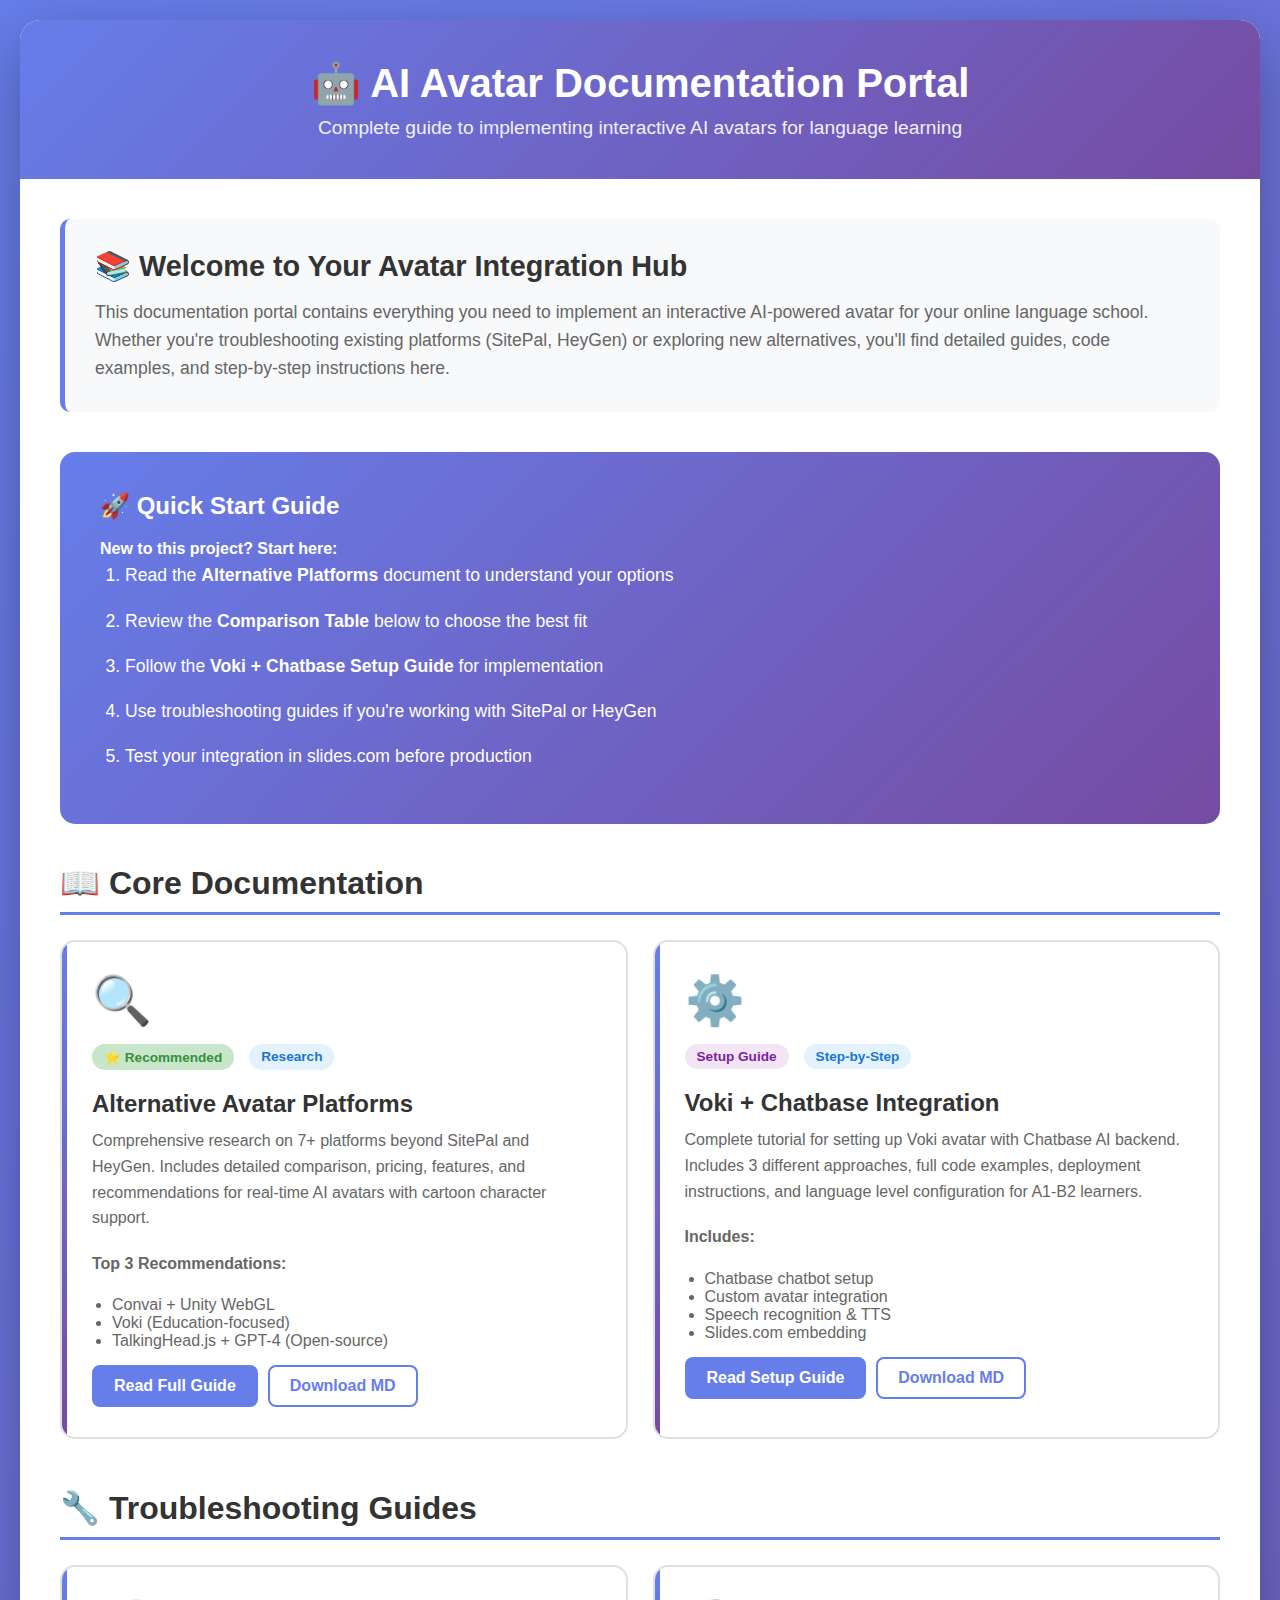
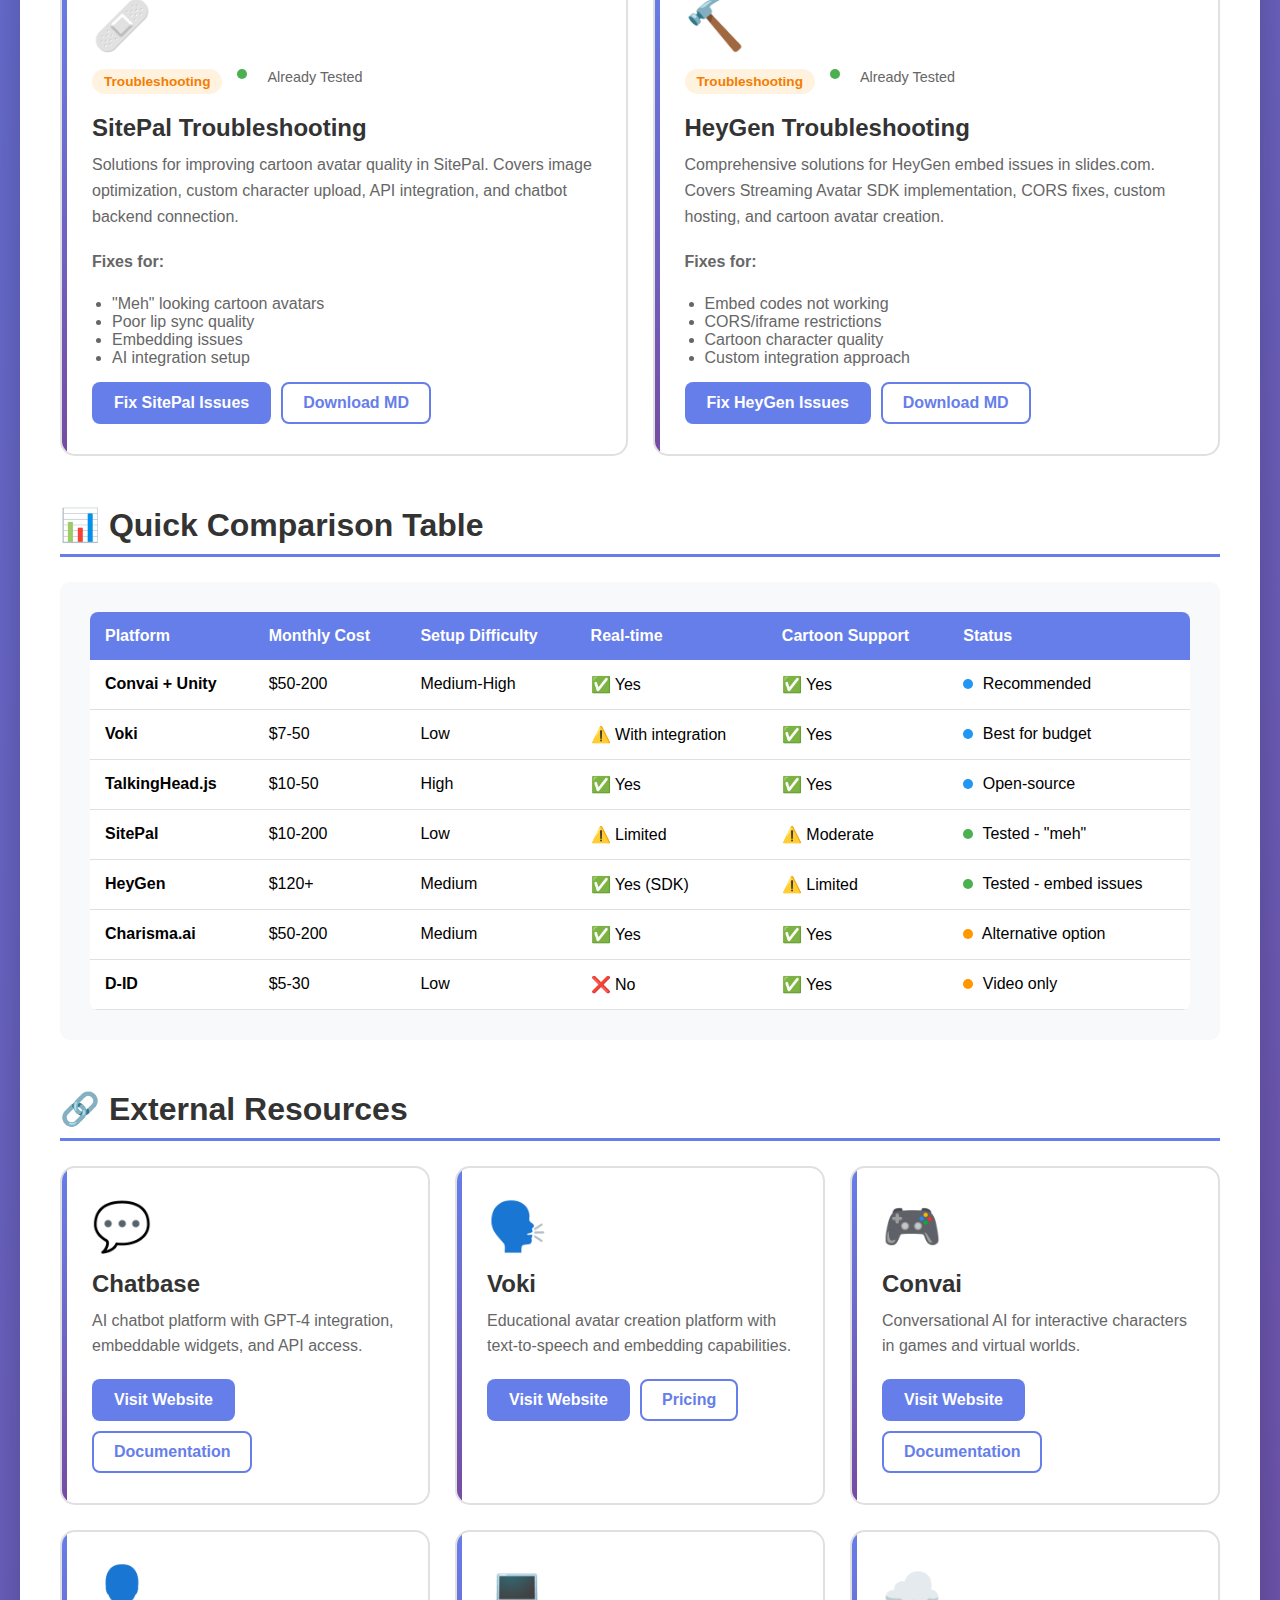
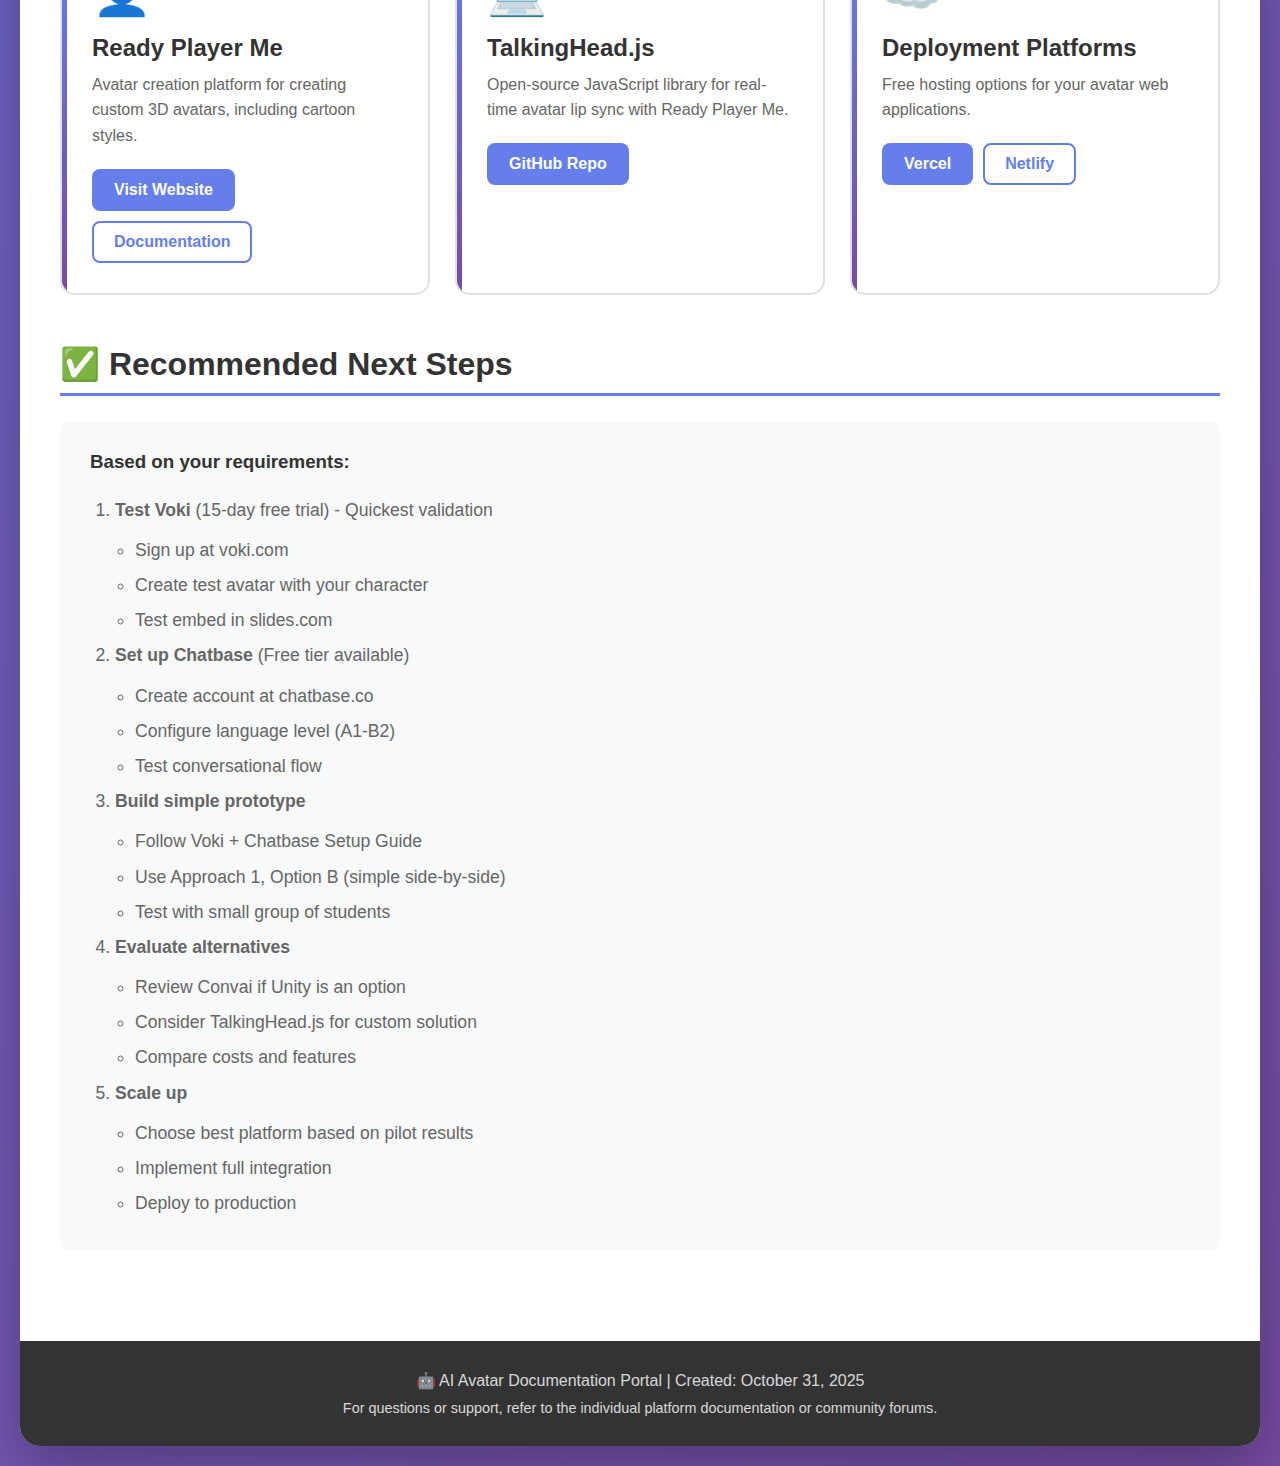
<file: index.html>
<!DOCTYPE html>
<html lang="en">
<head>
    <meta charset="UTF-8">
    <meta name="viewport" content="width=device-width, initial-scale=1.0">
    <title>AI Avatar Documentation Portal</title>
    <style>
        * {
            margin: 0;
            padding: 0;
            box-sizing: border-box;
        }

        body {
            font-family: -apple-system, BlinkMacSystemFont, 'Segoe UI', Roboto, Oxygen, Ubuntu, Cantarell, sans-serif;
            background: linear-gradient(135deg, #667eea 0%, #764ba2 100%);
            min-height: 100vh;
            padding: 20px;
        }

        .container {
            max-width: 1400px;
            margin: 0 auto;
            background: white;
            border-radius: 20px;
            box-shadow: 0 20px 60px rgba(0,0,0,0.3);
            overflow: hidden;
        }

        header {
            background: linear-gradient(135deg, #667eea 0%, #764ba2 100%);
            color: white;
            padding: 40px;
            text-align: center;
        }

        header h1 {
            font-size: 2.5em;
            margin-bottom: 10px;
            font-weight: 700;
        }

        header p {
            font-size: 1.2em;
            opacity: 0.9;
        }

        .content {
            padding: 40px;
        }

        .intro {
            background: #f8f9fa;
            padding: 30px;
            border-radius: 10px;
            margin-bottom: 40px;
            border-left: 5px solid #667eea;
        }

        .intro h2 {
            color: #333;
            margin-bottom: 15px;
            font-size: 1.8em;
        }

        .intro p {
            color: #666;
            line-height: 1.6;
            font-size: 1.1em;
        }

        .section {
            margin-bottom: 50px;
        }

        .section h2 {
            color: #333;
            font-size: 2em;
            margin-bottom: 25px;
            padding-bottom: 10px;
            border-bottom: 3px solid #667eea;
        }

        .cards {
            display: grid;
            grid-template-columns: repeat(auto-fit, minmax(350px, 1fr));
            gap: 25px;
            margin-top: 20px;
        }

        .card {
            background: white;
            border: 2px solid #e0e0e0;
            border-radius: 15px;
            padding: 30px;
            transition: all 0.3s ease;
            cursor: pointer;
            position: relative;
            overflow: hidden;
        }

        .card:hover {
            transform: translateY(-5px);
            box-shadow: 0 10px 30px rgba(102, 126, 234, 0.3);
            border-color: #667eea;
        }

        .card::before {
            content: '';
            position: absolute;
            top: 0;
            left: 0;
            width: 5px;
            height: 100%;
            background: linear-gradient(135deg, #667eea 0%, #764ba2 100%);
        }

        .card-icon {
            font-size: 3em;
            margin-bottom: 15px;
        }

        .card h3 {
            color: #333;
            font-size: 1.5em;
            margin-bottom: 10px;
        }

        .card p {
            color: #666;
            line-height: 1.6;
            margin-bottom: 20px;
        }

        .card-meta {
            display: flex;
            gap: 15px;
            flex-wrap: wrap;
            margin-bottom: 20px;
        }

        .badge {
            background: #e3f2fd;
            color: #1976d2;
            padding: 5px 12px;
            border-radius: 20px;
            font-size: 0.85em;
            font-weight: 600;
        }

        .badge.recommended {
            background: #c8e6c9;
            color: #388e3c;
        }

        .badge.troubleshooting {
            background: #fff3e0;
            color: #f57c00;
        }

        .badge.setup {
            background: #f3e5f5;
            color: #7b1fa2;
        }

        .links {
            display: flex;
            gap: 10px;
            flex-wrap: wrap;
        }

        .btn {
            display: inline-block;
            padding: 10px 20px;
            background: #667eea;
            color: white;
            text-decoration: none;
            border-radius: 8px;
            font-weight: 600;
            transition: all 0.3s ease;
            border: 2px solid transparent;
        }

        .btn:hover {
            background: #5568d3;
            transform: translateX(5px);
        }

        .btn-secondary {
            background: white;
            color: #667eea;
            border: 2px solid #667eea;
        }

        .btn-secondary:hover {
            background: #f8f9fa;
        }

        .quick-start {
            background: linear-gradient(135deg, #667eea 0%, #764ba2 100%);
            color: white;
            padding: 40px;
            border-radius: 15px;
            margin: 40px 0;
        }

        .quick-start h2 {
            color: white;
            border: none;
            margin-bottom: 20px;
        }

        .quick-start ol {
            margin-left: 25px;
            line-height: 2;
            font-size: 1.1em;
        }

        .quick-start li {
            margin-bottom: 10px;
        }

        .comparison-table {
            background: #f8f9fa;
            padding: 30px;
            border-radius: 10px;
            margin-top: 20px;
        }

        table {
            width: 100%;
            border-collapse: collapse;
            background: white;
            border-radius: 8px;
            overflow: hidden;
        }

        th {
            background: #667eea;
            color: white;
            padding: 15px;
            text-align: left;
            font-weight: 600;
        }

        td {
            padding: 15px;
            border-bottom: 1px solid #e0e0e0;
        }

        tr:hover {
            background: #f8f9fa;
        }

        footer {
            background: #333;
            color: white;
            text-align: center;
            padding: 30px;
        }

        footer p {
            opacity: 0.8;
        }

        .status-indicator {
            display: inline-block;
            width: 10px;
            height: 10px;
            border-radius: 50%;
            margin-right: 5px;
        }

        .status-tested {
            background: #4caf50;
        }

        .status-research {
            background: #ff9800;
        }

        .status-new {
            background: #2196f3;
        }

        @media (max-width: 768px) {
            header h1 {
                font-size: 1.8em;
            }

            .cards {
                grid-template-columns: 1fr;
            }

            .content {
                padding: 20px;
            }
        }
    </style>
</head>
<body>
    <div class="container">
        <header>
            <h1>🤖 AI Avatar Documentation Portal</h1>
            <p>Complete guide to implementing interactive AI avatars for language learning</p>
        </header>

        <div class="content">
            <div class="intro">
                <h2>📚 Welcome to Your Avatar Integration Hub</h2>
                <p>
                    This documentation portal contains everything you need to implement an interactive AI-powered
                    avatar for your online language school. Whether you're troubleshooting existing platforms
                    (SitePal, HeyGen) or exploring new alternatives, you'll find detailed guides, code examples,
                    and step-by-step instructions here.
                </p>
            </div>

            <div class="quick-start">
                <h2>🚀 Quick Start Guide</h2>
                <p><strong>New to this project? Start here:</strong></p>
                <ol>
                    <li>Read the <strong>Alternative Platforms</strong> document to understand your options</li>
                    <li>Review the <strong>Comparison Table</strong> below to choose the best fit</li>
                    <li>Follow the <strong>Voki + Chatbase Setup Guide</strong> for implementation</li>
                    <li>Use troubleshooting guides if you're working with SitePal or HeyGen</li>
                    <li>Test your integration in slides.com before production</li>
                </ol>
            </div>

            <!-- Main Documentation -->
            <div class="section">
                <h2>📖 Core Documentation</h2>
                <div class="cards">
                    <div class="card" onclick="window.location.href='Alternative_Avatar_Platforms.html'">
                        <div class="card-icon">🔍</div>
                        <div class="card-meta">
                            <span class="badge recommended">⭐ Recommended</span>
                            <span class="badge">Research</span>
                        </div>
                        <h3>Alternative Avatar Platforms</h3>
                        <p>
                            Comprehensive research on 7+ platforms beyond SitePal and HeyGen. Includes detailed
                            comparison, pricing, features, and recommendations for real-time AI avatars with
                            cartoon character support.
                        </p>
                        <p><strong>Top 3 Recommendations:</strong></p>
                        <ul style="margin-left: 20px; margin-bottom: 15px; color: #666;">
                            <li>Convai + Unity WebGL</li>
                            <li>Voki (Education-focused)</li>
                            <li>TalkingHead.js + GPT-4 (Open-source)</li>
                        </ul>
                        <div class="links">
                            <a href="Alternative_Avatar_Platforms.html" class="btn">Read Full Guide</a>
                            <a href="Alternative_Avatar_Platforms.md" class="btn btn-secondary" download>Download MD</a>
                        </div>
                    </div>

                    <div class="card" onclick="window.location.href='Voki_Chatbase_Setup_Guide.html'">
                        <div class="card-icon">⚙️</div>
                        <div class="card-meta">
                            <span class="badge setup">Setup Guide</span>
                            <span class="badge">Step-by-Step</span>
                        </div>
                        <h3>Voki + Chatbase Integration</h3>
                        <p>
                            Complete tutorial for setting up Voki avatar with Chatbase AI backend. Includes
                            3 different approaches, full code examples, deployment instructions, and language
                            level configuration for A1-B2 learners.
                        </p>
                        <p><strong>Includes:</strong></p>
                        <ul style="margin-left: 20px; margin-bottom: 15px; color: #666;">
                            <li>Chatbase chatbot setup</li>
                            <li>Custom avatar integration</li>
                            <li>Speech recognition & TTS</li>
                            <li>Slides.com embedding</li>
                        </ul>
                        <div class="links">
                            <a href="Voki_Chatbase_Setup_Guide.html" class="btn">Read Setup Guide</a>
                            <a href="Voki_Chatbase_Setup_Guide.md" class="btn btn-secondary" download>Download MD</a>
                        </div>
                    </div>
                </div>
            </div>

            <!-- Troubleshooting Guides -->
            <div class="section">
                <h2>🔧 Troubleshooting Guides</h2>
                <div class="cards">
                    <div class="card" onclick="window.location.href='SitePal_Troubleshooting_Guide.html'">
                        <div class="card-icon">🩹</div>
                        <div class="card-meta">
                            <span class="badge troubleshooting">Troubleshooting</span>
                            <span class="status-indicator status-tested"></span>
                            <span style="color: #666; font-size: 0.9em;">Already Tested</span>
                        </div>
                        <h3>SitePal Troubleshooting</h3>
                        <p>
                            Solutions for improving cartoon avatar quality in SitePal. Covers image optimization,
                            custom character upload, API integration, and chatbot backend connection.
                        </p>
                        <p><strong>Fixes for:</strong></p>
                        <ul style="margin-left: 20px; margin-bottom: 15px; color: #666;">
                            <li>"Meh" looking cartoon avatars</li>
                            <li>Poor lip sync quality</li>
                            <li>Embedding issues</li>
                            <li>AI integration setup</li>
                        </ul>
                        <div class="links">
                            <a href="SitePal_Troubleshooting_Guide.html" class="btn">Fix SitePal Issues</a>
                            <a href="SitePal_Troubleshooting_Guide.md" class="btn btn-secondary" download>Download MD</a>
                        </div>
                    </div>

                    <div class="card" onclick="window.location.href='HeyGen_Troubleshooting_Guide.html'">
                        <div class="card-icon">🔨</div>
                        <div class="card-meta">
                            <span class="badge troubleshooting">Troubleshooting</span>
                            <span class="status-indicator status-tested"></span>
                            <span style="color: #666; font-size: 0.9em;">Already Tested</span>
                        </div>
                        <h3>HeyGen Troubleshooting</h3>
                        <p>
                            Comprehensive solutions for HeyGen embed issues in slides.com. Covers Streaming Avatar
                            SDK implementation, CORS fixes, custom hosting, and cartoon avatar creation.
                        </p>
                        <p><strong>Fixes for:</strong></p>
                        <ul style="margin-left: 20px; margin-bottom: 15px; color: #666;">
                            <li>Embed codes not working</li>
                            <li>CORS/iframe restrictions</li>
                            <li>Cartoon character quality</li>
                            <li>Custom integration approach</li>
                        </ul>
                        <div class="links">
                            <a href="HeyGen_Troubleshooting_Guide.html" class="btn">Fix HeyGen Issues</a>
                            <a href="HeyGen_Troubleshooting_Guide.md" class="btn btn-secondary" download>Download MD</a>
                        </div>
                    </div>
                </div>
            </div>

            <!-- Quick Comparison -->
            <div class="section">
                <h2>📊 Quick Comparison Table</h2>
                <div class="comparison-table">
                    <table>
                        <thead>
                            <tr>
                                <th>Platform</th>
                                <th>Monthly Cost</th>
                                <th>Setup Difficulty</th>
                                <th>Real-time</th>
                                <th>Cartoon Support</th>
                                <th>Status</th>
                            </tr>
                        </thead>
                        <tbody>
                            <tr>
                                <td><strong>Convai + Unity</strong></td>
                                <td>$50-200</td>
                                <td>Medium-High</td>
                                <td>✅ Yes</td>
                                <td>✅ Yes</td>
                                <td><span class="status-indicator status-new"></span> Recommended</td>
                            </tr>
                            <tr>
                                <td><strong>Voki</strong></td>
                                <td>$7-50</td>
                                <td>Low</td>
                                <td>⚠️ With integration</td>
                                <td>✅ Yes</td>
                                <td><span class="status-indicator status-new"></span> Best for budget</td>
                            </tr>
                            <tr>
                                <td><strong>TalkingHead.js</strong></td>
                                <td>$10-50</td>
                                <td>High</td>
                                <td>✅ Yes</td>
                                <td>✅ Yes</td>
                                <td><span class="status-indicator status-new"></span> Open-source</td>
                            </tr>
                            <tr>
                                <td><strong>SitePal</strong></td>
                                <td>$10-200</td>
                                <td>Low</td>
                                <td>⚠️ Limited</td>
                                <td>⚠️ Moderate</td>
                                <td><span class="status-indicator status-tested"></span> Tested - "meh"</td>
                            </tr>
                            <tr>
                                <td><strong>HeyGen</strong></td>
                                <td>$120+</td>
                                <td>Medium</td>
                                <td>✅ Yes (SDK)</td>
                                <td>⚠️ Limited</td>
                                <td><span class="status-indicator status-tested"></span> Tested - embed issues</td>
                            </tr>
                            <tr>
                                <td><strong>Charisma.ai</strong></td>
                                <td>$50-200</td>
                                <td>Medium</td>
                                <td>✅ Yes</td>
                                <td>✅ Yes</td>
                                <td><span class="status-indicator status-research"></span> Alternative option</td>
                            </tr>
                            <tr>
                                <td><strong>D-ID</strong></td>
                                <td>$5-30</td>
                                <td>Low</td>
                                <td>❌ No</td>
                                <td>✅ Yes</td>
                                <td><span class="status-indicator status-research"></span> Video only</td>
                            </tr>
                        </tbody>
                    </table>
                </div>
            </div>

            <!-- Resources -->
            <div class="section">
                <h2>🔗 External Resources</h2>
                <div class="cards">
                    <div class="card">
                        <div class="card-icon">💬</div>
                        <h3>Chatbase</h3>
                        <p>AI chatbot platform with GPT-4 integration, embeddable widgets, and API access.</p>
                        <div class="links">
                            <a href="https://www.chatbase.co" target="_blank" class="btn">Visit Website</a>
                            <a href="https://docs.chatbase.co" target="_blank" class="btn btn-secondary">Documentation</a>
                        </div>
                    </div>

                    <div class="card">
                        <div class="card-icon">🗣️</div>
                        <h3>Voki</h3>
                        <p>Educational avatar creation platform with text-to-speech and embedding capabilities.</p>
                        <div class="links">
                            <a href="https://l-www.voki.com" target="_blank" class="btn">Visit Website</a>
                            <a href="https://l-www.voki.com/site/pricing" target="_blank" class="btn btn-secondary">Pricing</a>
                        </div>
                    </div>

                    <div class="card">
                        <div class="card-icon">🎮</div>
                        <h3>Convai</h3>
                        <p>Conversational AI for interactive characters in games and virtual worlds.</p>
                        <div class="links">
                            <a href="https://www.convai.com" target="_blank" class="btn">Visit Website</a>
                            <a href="https://docs.convai.com" target="_blank" class="btn btn-secondary">Documentation</a>
                        </div>
                    </div>

                    <div class="card">
                        <div class="card-icon">👤</div>
                        <h3>Ready Player Me</h3>
                        <p>Avatar creation platform for creating custom 3D avatars, including cartoon styles.</p>
                        <div class="links">
                            <a href="https://readyplayer.me" target="_blank" class="btn">Visit Website</a>
                            <a href="https://docs.readyplayer.me" target="_blank" class="btn btn-secondary">Documentation</a>
                        </div>
                    </div>

                    <div class="card">
                        <div class="card-icon">💻</div>
                        <h3>TalkingHead.js</h3>
                        <p>Open-source JavaScript library for real-time avatar lip sync with Ready Player Me.</p>
                        <div class="links">
                            <a href="https://github.com/met4citizen/TalkingHead" target="_blank" class="btn">GitHub Repo</a>
                        </div>
                    </div>

                    <div class="card">
                        <div class="card-icon">☁️</div>
                        <h3>Deployment Platforms</h3>
                        <p>Free hosting options for your avatar web applications.</p>
                        <div class="links">
                            <a href="https://vercel.com" target="_blank" class="btn">Vercel</a>
                            <a href="https://netlify.com" target="_blank" class="btn btn-secondary">Netlify</a>
                        </div>
                    </div>
                </div>
            </div>

            <!-- Action Items -->
            <div class="section">
                <h2>✅ Recommended Next Steps</h2>
                <div style="background: #f8f9fa; padding: 30px; border-radius: 10px;">
                    <h3 style="margin-bottom: 20px; color: #333;">Based on your requirements:</h3>
                    <ol style="margin-left: 25px; line-height: 2; color: #666; font-size: 1.1em;">
                        <li><strong>Test Voki</strong> (15-day free trial) - Quickest validation
                            <ul style="margin-left: 20px; margin-top: 5px;">
                                <li>Sign up at voki.com</li>
                                <li>Create test avatar with your character</li>
                                <li>Test embed in slides.com</li>
                            </ul>
                        </li>
                        <li><strong>Set up Chatbase</strong> (Free tier available)
                            <ul style="margin-left: 20px; margin-top: 5px;">
                                <li>Create account at chatbase.co</li>
                                <li>Configure language level (A1-B2)</li>
                                <li>Test conversational flow</li>
                            </ul>
                        </li>
                        <li><strong>Build simple prototype</strong>
                            <ul style="margin-left: 20px; margin-top: 5px;">
                                <li>Follow Voki + Chatbase Setup Guide</li>
                                <li>Use Approach 1, Option B (simple side-by-side)</li>
                                <li>Test with small group of students</li>
                            </ul>
                        </li>
                        <li><strong>Evaluate alternatives</strong>
                            <ul style="margin-left: 20px; margin-top: 5px;">
                                <li>Review Convai if Unity is an option</li>
                                <li>Consider TalkingHead.js for custom solution</li>
                                <li>Compare costs and features</li>
                            </ul>
                        </li>
                        <li><strong>Scale up</strong>
                            <ul style="margin-left: 20px; margin-top: 5px;">
                                <li>Choose best platform based on pilot results</li>
                                <li>Implement full integration</li>
                                <li>Deploy to production</li>
                            </ul>
                        </li>
                    </ol>
                </div>
            </div>

        </div>

        <footer>
            <p>🤖 AI Avatar Documentation Portal | Created: October 31, 2025</p>
            <p style="margin-top: 10px; font-size: 0.9em;">
                For questions or support, refer to the individual platform documentation or community forums.
            </p>
        </footer>
    </div>

    <script>
        // Add click handlers for cards without explicit onclick
        document.querySelectorAll('.card').forEach(card => {
            card.style.cursor = 'pointer';
        });

        // Highlight current page in navigation
        const currentPath = window.location.pathname;
        console.log('Documentation Portal Loaded');

        // Add smooth scrolling
        document.querySelectorAll('a[href^="#"]').forEach(anchor => {
            anchor.addEventListener('click', function (e) {
                e.preventDefault();
                const target = document.querySelector(this.getAttribute('href'));
                if (target) {
                    target.scrollIntoView({
                        behavior: 'smooth'
                    });
                }
            });
        });
    </script>
</body>
</html>
</file>
